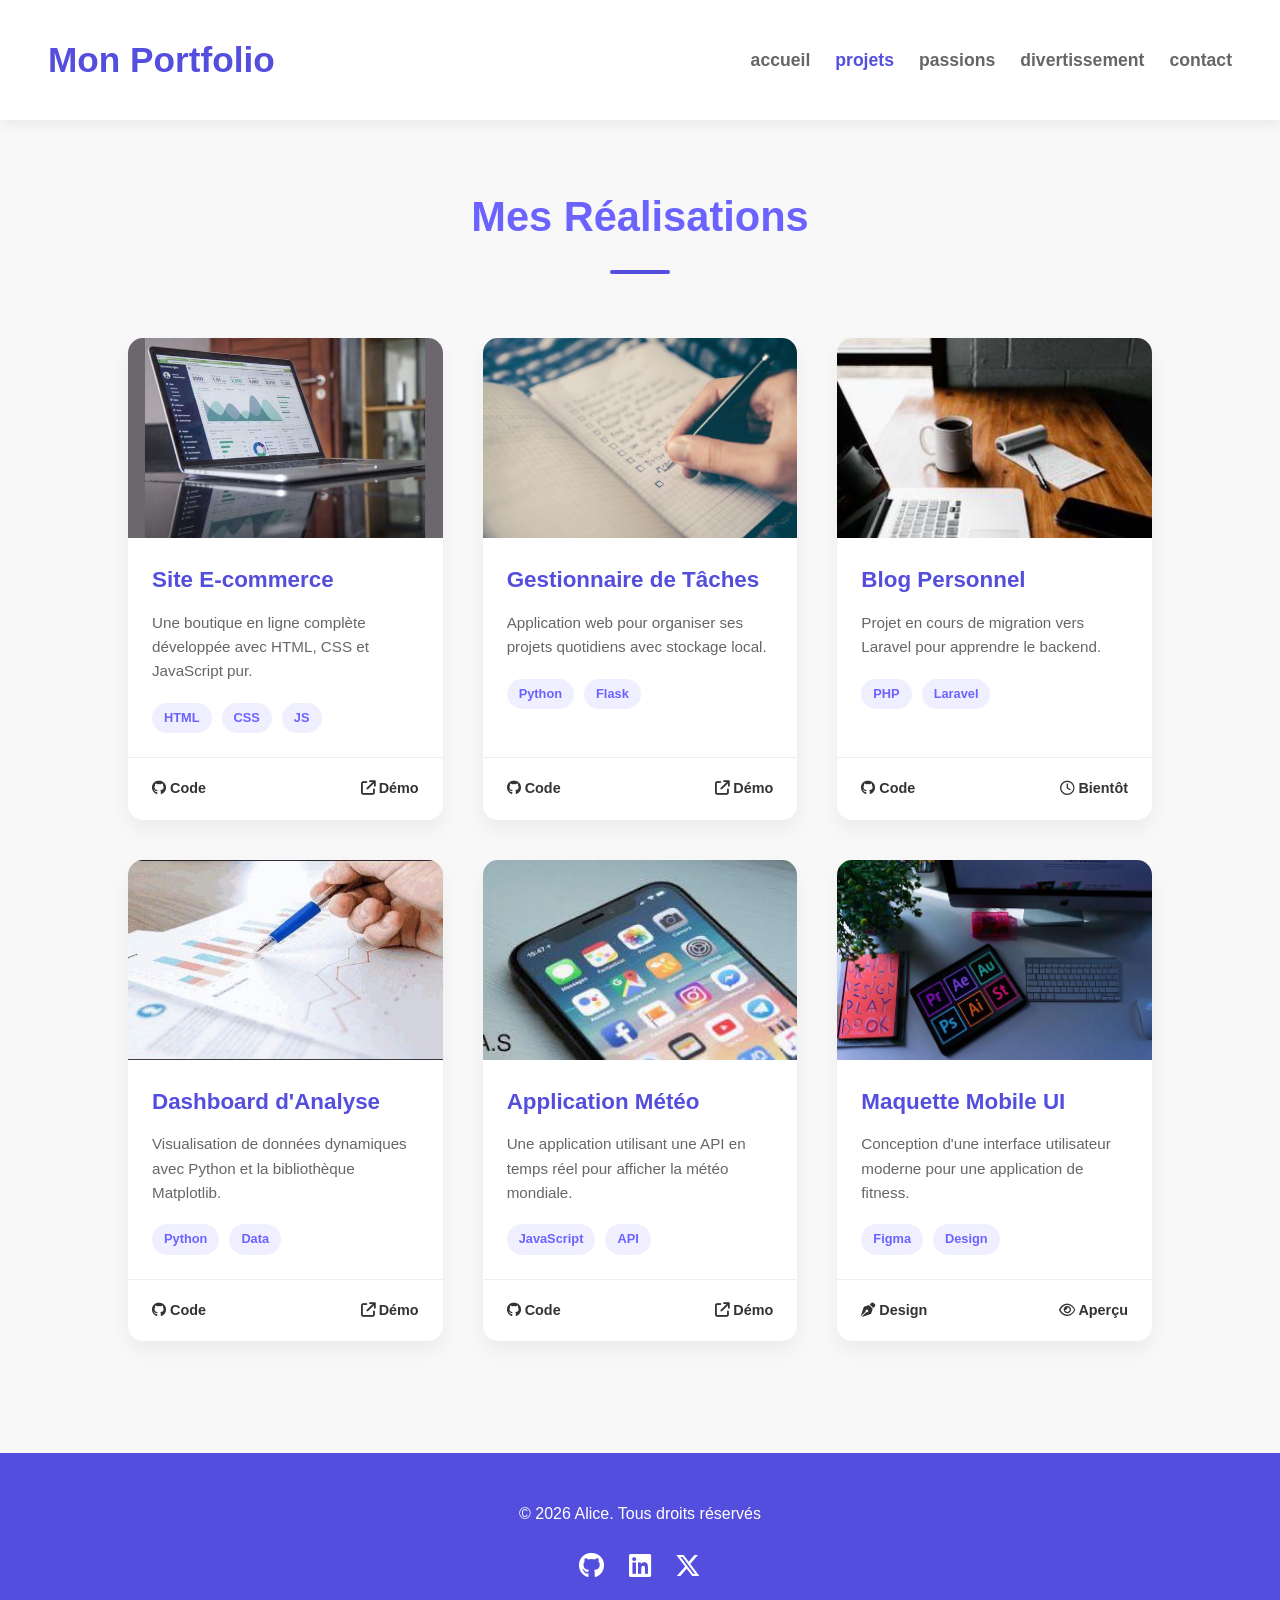
<file: projets.html>
<!DOCTYPE html>
<html lang="fr">
<head>
    <meta charset="UTF-8">
    <meta name="viewport" content="width=device-width, initial-scale=1.0">
    <title>Mes Projets - Alice NANSALA</title>
    <link rel="stylesheet" href="style.css">
    <link rel="stylesheet" href="https://cdnjs.cloudflare.com/ajax/libs/font-awesome/6.4.0/css/all.min.css"/>
</head>
<body>
    <header>
        <div>
            <a href="index.html">Mon Portfolio</a>
        </div>
        <nav>
          <ul>
            <li><a href="index.html">accueil</a></li>
            <li><a href="projets.html" class="active">projets</a></li>
            <li><a href="passions.html">passions</a></li>
            <li><a href="divertissement.html">divertissement</a></li>      
            <li><a href="conctact.html">contact</a></li>
          </ul>  
        </nav>
    </header>

    <main>
        <section class="projets-section">
            <h2 class="section-title">Mes Réalisations</h2>
            
            <div class="projects-grid">
                <article class="project-card">
                    <img src="image/image1.jpg" alt="Site E-commerce" class="project-img">
                    <div class="project-content">
                        <h3>Site E-commerce</h3>
                        <p>Une boutique en ligne complète développée avec HTML, CSS et JavaScript pur.</p>
                        <div class="tags">
                            <span>HTML</span> <span>CSS</span> <span>JS</span>
                        </div>
                    </div>
                    <div class="project-footer">
                        <a href="#"><i class="fa-brands fa-github"></i> Code</a>
                        <a href="#"><i class="fa-solid fa-arrow-up-right-from-square"></i> Démo</a>
                    </div>
                </article>

                <article class="project-card">
                    <img src="image/image2.jpg" alt="Gestionnaire de tâches" class="project-img">
                    <div class="project-content">
                        <h3>Gestionnaire de Tâches</h3>
                        <p>Application web pour organiser ses projets quotidiens avec stockage local.</p>
                        <div class="tags">
                            <span>Python</span> <span>Flask</span>
                        </div>
                    </div>
                    <div class="project-footer">
                        <a href="#"><i class="fa-brands fa-github"></i> Code</a>
                        <a href="#"><i class="fa-solid fa-arrow-up-right-from-square"></i> Démo</a>
                    </div>
                </article>

                <article class="project-card">
                    <img src="image/image3.jpg" alt="Blog Personnel" class="project-img">
                    <div class="project-content">
                        <h3>Blog Personnel</h3>
                        <p>Projet en cours de migration vers Laravel pour apprendre le backend.</p>
                        <div class="tags">
                            <span>PHP</span> <span>Laravel</span>
                        </div>
                    </div>
                    <div class="project-footer">
                        <a href="#"><i class="fa-brands fa-github"></i> Code</a>
                        <span><i class="fa-regular fa-clock"></i> Bientôt</span>
                    </div>
                </article>

                <article class="project-card">
                    <img src="image/image4.jpg" alt="Dashboard" class="project-img">
                    <div class="project-content">
                        <h3>Dashboard d'Analyse</h3>
                        <p>Visualisation de données dynamiques avec Python et la bibliothèque Matplotlib.</p>
                        <div class="tags">
                            <span>Python</span> <span>Data</span>
                        </div>
                    </div>
                    <div class="project-footer">
                        <a href="#"><i class="fa-brands fa-github"></i> Code</a>
                        <a href="#"><i class="fa-solid fa-arrow-up-right-from-square"></i> Démo</a>
                    </div>
                </article>

                <article class="project-card">
                    <img src="image/image5.jpg" alt="App Météo" class="project-img">
                    <div class="project-content">
                        <h3>Application Météo</h3>
                        <p>Une application utilisant une API en temps réel pour afficher la météo mondiale.</p>
                        <div class="tags">
                            <span>JavaScript</span> <span>API</span>
                        </div>
                    </div>
                    <div class="project-footer">
                        <a href="#"><i class="fa-brands fa-github"></i> Code</a>
                        <a href="#"><i class="fa-solid fa-arrow-up-right-from-square"></i> Démo</a>
                    </div>
                </article>

                <article class="project-card">
                    <img src="image/image6.jpg" alt="Maquette UI" class="project-img">
                    <div class="project-content">
                        <h3>Maquette Mobile UI</h3>
                        <p>Conception d'une interface utilisateur moderne pour une application de fitness.</p>
                        <div class="tags">
                            <span>Figma</span> <span>Design</span>
                        </div>
                    </div>
                    <div class="project-footer">
                        <a href="#"><i class="fa-solid fa-pen-nib"></i> Design</a>
                        <a href="#"><i class="fa-regular fa-eye"></i> Aperçu</a>
                    </div>
                </article>
            </div>
        </section>
    </main>

    <footer>
        <p>© 2026 Alice. Tous droits réservés</p> 
        <div class="social-icons">
            <a href="#"><i class="fa-brands fa-github"></i></a>
            <a href="#"><i class="fa-brands fa-linkedin"></i></a>
            <a href="#"><i class="fa-brands fa-x-twitter"></i></a>
        </div>
    </footer>
</body>
</html>
</file>
<file: style.css>
:root{
    --violet-fonce:#6C63FF;
    --violet-doux:#534EDD;
    --orange-vif:#FFA726;
    --gris-tresfonce:#333;
    --gris-fonce:#666;
    --gris-clairtres:#F8F8F8;
    --gris-clair:#EEE;
}

*{
    margin: 0;
    padding: 0;
    box-sizing: border-box;
}


body{
    background-color: var(--gris-clairtres);
    font-family: roboto, sans-serif;
    line-height: 1.6;
}

header {
    background-color: white;
    box-shadow: 2px 6px 10px rgba(0, 0, 0, 0.05);
    position: sticky;
    top: 0;
    z-index: 100;
    display: flex;
    justify-content: space-between;
    align-items: center;
    padding: 2rem 3rem;
}
header div a {
    text-decoration: none;
    font-size: 2.2rem;
    font-weight: bold;
    color: var(--violet-doux);
}

ul li {
    list-style: none;
    margin-left: 25px;
}

ul{
    display: flex;
}

ul li a {
    text-decoration: none;
    color: var(--gris-fonce);
    font-weight: 600;
    font-size: 1.1rem;
    position: relative;
    padding: 10px 0;

}

ul li a:hover {
    color: var(--violet-doux)
}

ul li a ::after {
    content: '';
    position: absolute;
    left: 0;
    bottom: 0;
    height: 3px;
    width: 0;
    background-color: var(--violet-doux);
    transition: 0.3s ease;
}

ul li a:hover::after {
    width: 100%;
}
a.active  {
  color: var(--violet-doux);
}
a.active::after{
    width: 100%;
}
a.active{
    color: var(--violet-doux);
}
a.active::after{
    width: 100%;
}
.hero{
    display: flex;
    justify-content: center;
    align-items: center;
    gap: 5rem;
    text-align: center;
    margin: 10rem 2rem;
}
.hero img{
    width: 300px;
    height: 300px;
    object-fit: cover;
    border-radius: 50%;
    border: 8px solid var(--violet-doux);
}
.hero h1{
    color: var(--violet-fonce);
    font-size: 4rem;
    font-weight: 700;
    margin-bottom: 1.2rem;
}
.hero p{
    color: var(--gris-tresfonce);
    font-size: 1.3rem;
    margin-bottom: 1.2rem;
}
.hero a{
    text-decoration: none;
    display: inline-block;
    background-color: var(--violet-doux);
    color: white;
    padding: 15px 30px;
    border-radius: 50px;
    text-transform: uppercase;
    letter-spacing: 1.1px;
    font-weight: 600;
    margin-top: 1rem;
    transition: background-color 0.3s ease, transform 0.2s ease;
}
.hero a:hover{
    background-color: var(--violet-fonce);
    transform: translateY(-3px);
}
.apropos{
    width: 800px;
    margin: 6rem auto;
    text-align: center;
    color: var(--violet-doux);
    
}
section h2{
    font-size: 2.6rem;
    font-weight: 700;
    position: relative;
    text-align: center;
}
section h2::after{
    content: '';
    display: block;
    width: 60px;
    height: 4px;
    background-color: var(--violet-doux);
    margin: 1.2rem auto;
    border-radius: 2px;
}
.apropos p{
    margin-bottom: 2rem;
    color: var(--gris-tresfonce);
    font-size: 1.2rem;
}
.competences h2{
    width: 800px;
    margin: 6rem auto;
    text-align: center;
    color: var(--violet-doux);
}
.competences table{
    width: 80%;
    margin: 0 auto;
    border-collapse: collapse;
    background-color: white;
    box-shadow: 0 5px 15px rgba(0, 0, 0, 0.08);
    border-radius: 10px;
    overflow: hidden;
    text-align: left;
}
.competences table th, .competences table td{
    padding: 15px;
}
.competences table th{
    background-color: var(--violet-doux);
    color: white;
    text-transform: capitalize;
}
.competences table tbody td{
    border-bottom: 1px solid var(--gris-clair);
}
.competences table tbody tr:nth-child(even){
    background-color: #fdfdfd;
}
.competences table tbody tr{
    transition: background-color 0.3s ease;
}
.competences table tbody tr:hover{
    background-color: #f0f0f0;
}
footer{
    margin-top: 3rem;
    background-color: var(--violet-doux);
    padding: 3rem;
    text-align: center;
}
footer p {
    color: white;
    margin-bottom: 1.2rem;
}
footer a{
    display: inline-block;
    font-size: 1.6rem;
    color: white;
    margin: 0 10px;
    transition: color 0.3s ease, transform 0.2s ease;
}
footer a:hover{
    color: var(--orange-vif);
    transform: translateY(-3px);
}

/* --- SECTION PROJETS --- */
.projets-section {
    padding: 4rem 10%;
    background-color: var(--gris-clairtres);
}

.section-title {
    margin-bottom: 4rem;
    color: var(--violet-fonce);
}

/* Grille de projets */
.projects-grid {
    display: grid;
    grid-template-columns: repeat(auto-fit, minmax(300px, 1fr));
    gap: 2.5rem;
}

/* Style de la Carte */
.project-card {
    background-color: white;
    border-radius: 15px;
    overflow: hidden;
    box-shadow: 0 10px 20px rgba(0,0,0,0.05);
    transition: transform 0.3s ease;
    display: flex;
    flex-direction: column;
}

.project-card:hover {
    transform: translateY(-10px);
}

.project-img {
    width: 100%;
    height: 200px;
    object-fit: cover;
}

.project-content {
    padding: 1.5rem;
    flex-grow: 1;
}

.project-content h3 {
    color: var(--violet-doux);
    margin-bottom: 0.8rem;
    font-size: 1.4rem;
}

.project-content p {
    font-size: 0.95rem;
    color: var(--gris-fonce);
    margin-bottom: 1.2rem;
}

/* Tags de langages */
.tags {
    display: flex;
    gap: 10px;
    flex-wrap: wrap;
}

.tags span {
    background-color: #f0efff;
    color: var(--violet-fonce);
    padding: 5px 12px;
    border-radius: 20px;
    font-size: 0.8rem;
    font-weight: 600;
}

/* Footer de la carte (Liens Code/Démo) */
.project-footer {
    padding: 1.2rem 1.5rem;
    border-top: 1px solid var(--gris-clair);
    display: flex;
    justify-content: space-between;
    align-items: center;
}

.project-footer a, .project-footer span {
    text-decoration: none;
    color: var(--gris-tresfonce);
    font-size: 0.9rem;
    font-weight: 600;
    transition: color 0.2s;
}

.project-footer a:hover {
    color: var(--violet-doux);
}

/* Correction Footer Général (pour aligner comme la maquette) */
footer .social-icons {
    margin-top: 1rem;
}
/* --- SECTION CONTACT --- */
.contact-container {
    padding: 5rem 10%;
    max-width: 1200px;
    margin: 0 auto;
}

.contact-content {
    display: flex;
    gap: 4rem;
    flex-wrap: wrap; /* Pour le mobile */
    align-items: flex-start;
}

.contact-info, .contact-form {
    flex: 1;
    min-width: 300px;
}

.contact-info h1 {
    color: var(--violet-doux);
    font-size: 2.5rem;
    margin-bottom: 1.5rem;
}

.contact-info p {
    color: var(--gris-fonce);
    margin-bottom: 2rem;
}

/* Items d'information */
.info-item {
    display: flex;
    align-items: center;
    gap: 1.5rem;
    margin-bottom: 1.5rem;
}

.info-item i {
    font-size: 1.5rem;
    color: var(--violet-doux);
    background: #f0efff;
    padding: 15px;
    border-radius: 50%;
}

.info-item h3 {
    font-size: 1.1rem;
    color: var(--gris-tresfonce);
}

/* Boutons WhatsApp & Telegram */
.social-contact {
    display: flex;
    gap: 15px;
    margin-top: 2rem;
}

.social-btn {
    padding: 10px 20px;
    border-radius: 8px;
    text-decoration: none;
    color: white;
    font-weight: 600;
    display: flex;
    align-items: center;
    gap: 10px;
    transition: opacity 0.3s;
}

.whatsapp { background-color: #25D366; }
.telegram { background-color: #0088cc; }

.social-btn:hover { opacity: 0.8; }

/* Styles du Formulaire */
.contact-form {
    background: white;
    padding: 2.5rem;
    border-radius: 15px;
    box-shadow: 0 10px 30px rgba(0,0,0,0.05);
}

.input-group {
    margin-bottom: 1.5rem;
}

.input-group label {
    display: block;
    margin-bottom: 8px;
    font-weight: 600;
    color: var(--gris-tresfonce);
}

.input-group input, .input-group textarea {
    width: 100%;
    padding: 12px 15px;
    border: 1px solid var(--gris-clair);
    border-radius: 8px;
    font-family: inherit;
    outline: none;
    transition: border-color 0.3s;
}

.input-group input:focus, .input-group textarea:focus {
    border-color: var(--violet-doux);
}

.btn-submit {
    width: 100%;
    background-color: var(--violet-doux);
    color: white;
    padding: 15px;
    border: none;
    border-radius: 8px;
    font-weight: bold;
    cursor: pointer;
    text-transform: uppercase;
    transition: background 0.3s;
}

.btn-submit:hover {
    background-color: var(--violet-fonce);
}
/* --- SECTION PASSIONS --- */
.passions-container {
    padding: 4rem 10%;
    text-align: center;
}

.passions-header {
    margin-bottom: 3rem;
}

.passions-header h1 {
    font-size: 3rem;
    color: var(--violet-doux);
    margin-bottom: 1rem;
}

.passions-header p {
    color: var(--gris-fonce);
    font-size: 1.1rem;
}

/* Grille de Passions */
.passions-grid {
    display: grid;
    grid-template-columns: repeat(auto-fit, minmax(300px, 1fr));
    gap: 20px;
}

.passion-item {
    position: relative;
    height: 300px;
    border-radius: 15px;
    overflow: hidden;
    cursor: pointer;
    box-shadow: 0 4px 15px rgba(0,0,0,0.1);
}

.passion-item img {
    width: 100%;
    height: 100%;
    object-fit: cover;
    transition: transform 0.5s ease;
}

/* Superposition (Overlay) */
.passion-overlay {
    position: absolute;
    top: 0;
    left: 0;
    width: 100%;
    height: 100%;
    background: rgba(108, 99, 255, 0.7); /* Violet transparent */
    display: flex;
    flex-direction: column;
    justify-content: center;
    align-items: center;
    color: white;
    opacity: 0;
    transition: opacity 0.3s ease;
}

.passion-overlay i {
    font-size: 2.5rem;
    margin-bottom: 10px;
    transform: translateY(20px);
    transition: transform 0.4s ease;
}

.passion-overlay h3 {
    font-size: 1.5rem;
    text-transform: uppercase;
    letter-spacing: 2px;
}

/* Animation au survol */
.passion-item:hover img {
    transform: scale(1.1);
}

.passion-item:hover .passion-overlay {
    opacity: 1;
}

.passion-item:hover .passion-overlay i {
    transform: translateY(0);
}
/* --- SECTION DIVERTISSEMENT --- */
.divertissement-container {
    padding: 5rem 10%;
    background-color: var(--gris-clairtres);
}

.section-intro {
    text-align: center;
    margin-bottom: 4rem;
}

.section-intro h1 {
    color: var(--violet-doux);
    font-size: 2.8rem;
    margin-bottom: 1rem;
}

/* Grille 4 colonnes sur desktop, 1 sur mobile */
.divertissement-grid {
    display: grid;
    grid-template-columns: repeat(auto-fit, minmax(250px, 1fr));
    gap: 2rem;
}

.div-card {
    background: white;
    padding: 2rem;
    border-radius: 20px;
    text-align: center;
    transition: all 0.3s ease;
    border-bottom: 4px solid transparent;
    box-shadow: 0 5px 15px rgba(0,0,0,0.03);
}

.div-card:hover {
    transform: translateY(-10px);
    box-shadow: 0 15px 30px rgba(108, 99, 255, 0.1);
    border-bottom: 4px solid var(--violet-doux);
}

/* Style de l'icône */
.icon-box {
    width: 70px;
    height: 70px;
    background: #f0efff;
    color: var(--violet-doux);
    display: flex;
    align-items: center;
    justify-content: center;
    margin: 0 auto 1.5rem;
    border-radius: 50%;
    font-size: 1.8rem;
    transition: 0.3s;
}

.div-card:hover .icon-box {
    background: var(--violet-doux);
    color: white;
}

.div-card h3 {
    margin-bottom: 1rem;
    color: var(--gris-tresfonce);
    font-size: 1.3rem;
}

.div-card p {
    color: var(--gris-fonce);
    font-size: 0.95rem;
    line-height: 1.5;
}

/* Animation spéciale pour l'icône au survol */
.div-card:hover i {
    animation: bounce 0.5s ease infinite alternate;
}

@keyframes bounce {
    from { transform: scale(1); }
    to { transform: scale(1.2); }
}

























































































































































































































































































}
 .hero {
    display: flex;
    justify-content: center;
 }
</file>
